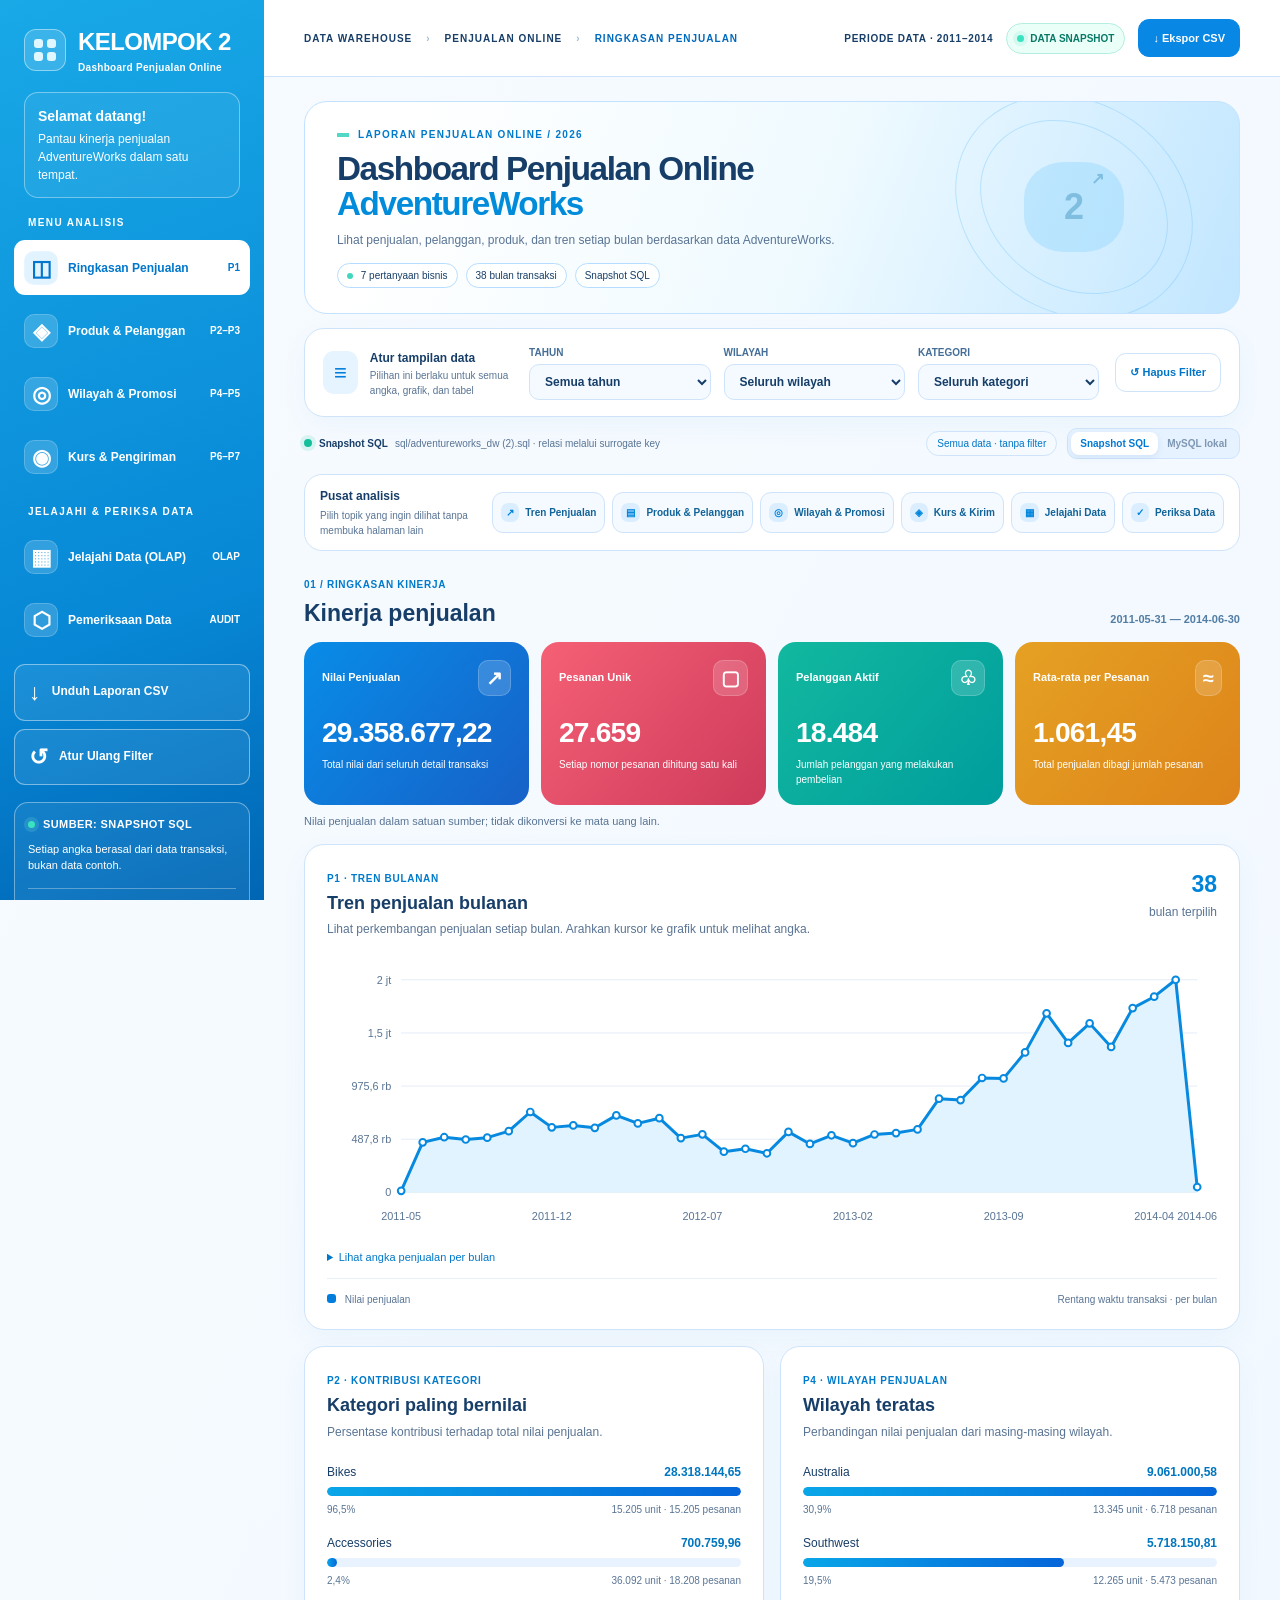
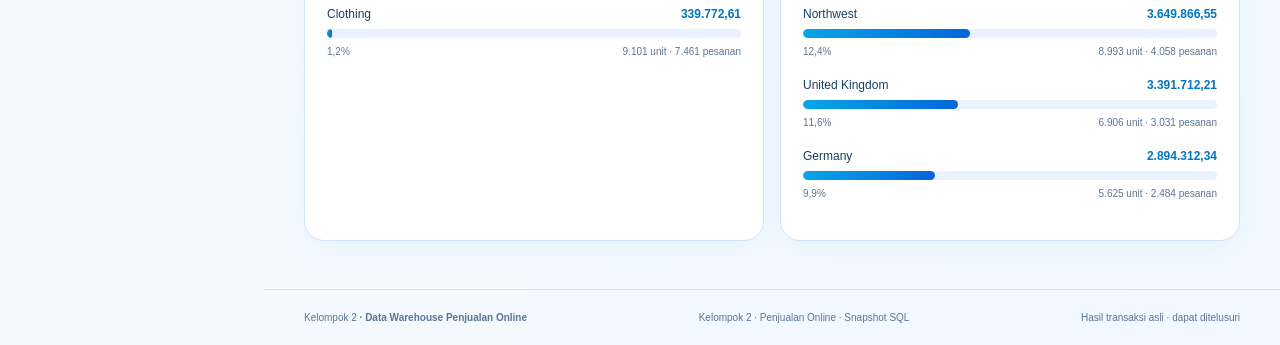
<file: dashboard/index.html>
<!doctype html>
<html lang="id">
<head>
  <meta charset="utf-8">
  <meta name="viewport" content="width=device-width, initial-scale=1">
  <meta name="theme-color" content="#0789d8">
  <meta name="color-scheme" content="light">
  <meta http-equiv="Content-Security-Policy" content="default-src &#39;none&#39;; script-src &#39;self&#39;; style-src &#39;self&#39; &#39;unsafe-inline&#39;; img-src &#39;self&#39; data:; connect-src &#39;self&#39;; font-src &#39;self&#39;; base-uri &#39;none&#39;; object-src &#39;none&#39;; form-action &#39;none&#39;">
  <meta name="description" content="Dashboard Penjualan Online AdventureWorks — Kelompok 2, ringkasan data penjualan, pemeriksaan kualitas data, dan eksplorasi OLAP.">
  <title>Kelompok 2 | Dashboard Penjualan Online AdventureWorks</title>
  <link rel="stylesheet" href="assets/dashboard.css">
</head>
<body>
<a class="page-skip" href="#main-content">Langsung ke konten dashboard</a>
<div class="app-shell">
  <aside class="sidebar" id="sidebar" aria-label="Menu utama dashboard">
    <div class="sidebar-frame">
      <div class="brand">
        <div class="brand-glyph" aria-hidden="true"><i></i><i></i><i></i><i></i></div>
        <div><strong>KELOMPOK 2</strong><small>Dashboard Penjualan Online</small></div>
      </div>
      <div class="sidebar-intro"><strong>Selamat datang!</strong><span>Pantau kinerja penjualan AdventureWorks dalam satu tempat.</span></div>
      <div class="sidebar-main">
        <div class="workspace-label">MENU ANALISIS</div>
        <nav class="nav-stack" aria-label="Analisis penjualan">
          <button class="nav-item active" data-view="overview" type="button"><span class="nav-icon">◫</span><span>Ringkasan Penjualan</span><b>P1</b></button>
          <button class="nav-item" data-view="product" type="button"><span class="nav-icon">◈</span><span>Produk &amp; Pelanggan</span><b>P2–P3</b></button>
          <button class="nav-item" data-view="market" type="button"><span class="nav-icon">◎</span><span>Wilayah &amp; Promosi</span><b>P4–P5</b></button>
          <button class="nav-item" data-view="operations" type="button"><span class="nav-icon">◉</span><span>Kurs &amp; Pengiriman</span><b>P6–P7</b></button>
        </nav>
        <div class="workspace-label second">JELAJAHI &amp; PERIKSA DATA</div>
        <nav class="nav-stack" aria-label="Penelusuran dan pemeriksaan data">
          <button class="nav-item" data-view="olap" type="button"><span class="nav-icon">▦</span><span>Jelajahi Data (OLAP)</span><b>OLAP</b></button>
          <button class="nav-item" data-view="audit" type="button"><span class="nav-icon">⬡</span><span>Pemeriksaan Data</span><b>AUDIT</b></button>
        </nav>
      </div>
      <div class="sidebar-tools" aria-label="Tindakan cepat">
        <button class="sidebar-tool" id="sidebar-export" type="button"><span aria-hidden="true">↓</span> Unduh Laporan CSV</button>
        <button class="sidebar-tool" id="sidebar-reset" type="button"><span aria-hidden="true">↺</span> Atur Ulang Filter</button>
      </div>
      <div class="sidebar-bottom">
        <div class="side-data-label"><span class="live-dot"></span><span id="sidebar-source">SUMBER: SNAPSHOT SQL</span></div>
        <p>Setiap angka berasal dari data transaksi, bukan data contoh.</p>
        <div class="sidebar-divider"></div>
        <span class="side-caption">KELOMPOK 2 · DATA WAREHOUSE</span>
        <strong>AdventureWorks · 2026</strong>
      </div>
    </div>
  </aside>
  <div class="overlay" id="sidebar-overlay" hidden></div>
  <div class="main-shell">
    <header class="topbar"><button id="menu-toggle" class="icon-button mobile-menu" aria-label="Buka menu">☰</button><div class="crumb">DATA WAREHOUSE <span>›</span> PENJUALAN ONLINE <span>›</span> <strong id="crumb-current">RINGKASAN</strong></div><div class="top-actions"><span class="top-date" id="top-period">PERIODE DATA · 2011–2014</span><span class="status-chip"><i></i><span id="status-text">MEMUAT DATA</span></span><button class="toolbar-button" id="export-button" title="Unduh data sesuai filter">↓ <span>Ekspor CSV</span></button></div></header>
    <main id="main-content" tabindex="-1">
      <section class="hero"><div class="hero-glow"></div><div class="hero-content"><div class="eyebrow"><span class="tiny-block"></span> LAPORAN PENJUALAN ONLINE / 2026</div><h1 id="page-heading">Dashboard Penjualan Online<br><em>AdventureWorks</em></h1><p id="page-subtitle">Lihat penjualan, pelanggan, produk, dan tren setiap bulan berdasarkan data AdventureWorks.</p><div class="hero-pills"><span><i class="mini-dot"></i> 7 pertanyaan bisnis</span><span id="hero-months">Periode data sedang dimuat</span><span id="hero-source">Snapshot SQL</span></div></div><div class="hero-art" aria-hidden="true"><div class="orbit orbit-a"></div><div class="orbit orbit-b"></div><div class="orbit-center">2<span>↗</span></div><div class="grid-dots"></div></div></section>
      <section class="filter-deck" aria-label="Filter global"><div class="filter-head"><span class="filter-icon">≡</span><div><strong>Atur tampilan data</strong><small>Pilihan ini berlaku untuk semua angka, grafik, dan tabel</small></div></div><div class="filter-fields"><label>Tahun<select id="year-filter"><option value="">Semua tahun</option></select></label><label >Wilayah<select id="region-filter"><option value="">Seluruh wilayah</option></select></label><label>Kategori<select id="category-filter"><option value="">Seluruh kategori</option></select></label></div><button id="reset-button" class="reset-button">↺ Hapus Filter</button></section>
      <div class="source-row"><span class="source-notice"><span class="source-ring"></span><strong id="source-title">Snapshot dari dump SQL</strong><span id="source-description">Dimuat dari sql/adventureworks_dw (2).sql · relasi melalui surrogate key</span></span><span class="live-filter-chip" id="active-filter-count">Semua data · tanpa filter</span><div class="source-toggle" role="group" aria-label="Pilih sumber data"><button class="selected" id="mode-zip" aria-pressed="true">Snapshot SQL</button><button id="mode-live" aria-pressed="false" disabled title="Menunggu pemeriksaan ketersediaan API lokal">MySQL lokal</button></div></div>

      <section class="quick-panel" aria-label="Navigasi cepat untuk tujuh pertanyaan bisnis">
        <div class="quick-intro"><b>Pusat analisis</b><span>Pilih topik yang ingin dilihat tanpa membuka halaman lain</span></div>
        <div class="quick-actions">
          <button type="button" class="quick-action" data-jump="overview"><span class="qa-symbol" aria-hidden="true">↗</span><span>Tren Penjualan</span></button>
          <button type="button" class="quick-action" data-jump="product"><span class="qa-symbol" aria-hidden="true">▤</span><span>Produk &amp; Pelanggan</span></button>
          <button type="button" class="quick-action" data-jump="market"><span class="qa-symbol" aria-hidden="true">◎</span><span>Wilayah &amp; Promosi</span></button>
          <button type="button" class="quick-action" data-jump="operations"><span class="qa-symbol" aria-hidden="true">◈</span><span>Kurs &amp; Kirim</span></button>
          <button type="button" class="quick-action" data-jump="olap"><span class="qa-symbol" aria-hidden="true">▦</span><span>Jelajahi Data</span></button>
          <button type="button" class="quick-action" data-jump="audit"><span class="qa-symbol" aria-hidden="true">✓</span><span>Periksa Data</span></button>
        </div>
      </section>
      <div class="alert" id="error-banner" hidden><strong>Data tidak dapat dimuat.</strong><span id="error-message"></span><button id="retry-button">Coba lagi</button></div>
      <div class="data-content" id="data-content" aria-live="polite">
       <section class="view" id="view-overview">
        <div class="section-top"><div><span class="section-index">01 / RINGKASAN KINERJA</span><h2>Kinerja penjualan</h2></div><span class="section-note" id="date-range">—</span></div>
        <div class="kpi-grid">
          <article class="kpi kpi-featured"><div class="kpi-top"><span>Nilai Penjualan</span><span class="kpi-glyph">↗</span></div><strong id="kpi-revenue">—</strong><p>Total nilai dari seluruh detail transaksi</p><div class="kpi-shine"></div></article>
          <article class="kpi"><div class="kpi-top"><span>Pesanan Unik</span><span class="kpi-glyph">▢</span></div><strong id="kpi-orders">—</strong><p>Setiap nomor pesanan dihitung satu kali</p><div class="kpi-accent indigo"></div></article>
          <article class="kpi"><div class="kpi-top"><span>Pelanggan Aktif</span><span class="kpi-glyph">♧</span></div><strong id="kpi-customers">—</strong><p>Jumlah pelanggan yang melakukan pembelian</p><div class="kpi-accent teal"></div></article>
          <article class="kpi"><div class="kpi-top"><span>Rata-rata per Pesanan</span><span class="kpi-glyph">≈</span></div><strong id="kpi-aov">—</strong><p>Total penjualan dibagi jumlah pesanan</p><div class="kpi-accent amber"></div></article>
        </div>
        <div class="card full chart-card"><div class="card-head"><div><span class="section-index">P1 · TREN BULANAN</span><h3>Tren penjualan bulanan</h3><p>Lihat perkembangan penjualan setiap bulan. Arahkan kursor ke grafik untuk melihat angka.</p></div><div class="chart-meta"><strong id="trend-months">—</strong><small>bulan terpilih</small></div></div><div class="line-wrap"><svg id="sales-chart" viewBox="0 0 900 280" role="img" aria-label="Grafik nilai penjualan setiap bulan"></svg></div><div class="chart-footer"><span><i class="legend-swatch"></i> Nilai penjualan</span><span>Rentang waktu transaksi · per bulan</span></div></div>
        <div class="two-col"><article class="card"><div class="card-head"><div><span class="section-index">P2 · KONTRIBUSI KATEGORI</span><h3>Kategori paling bernilai</h3><p>Persentase kontribusi terhadap total nilai penjualan.</p></div></div><div class="metric-bars" id="overview-categories"></div></article><article class="card"><div class="card-head"><div><span class="section-index">P4 · WILAYAH PENJUALAN</span><h3>Wilayah teratas</h3><p>Perbandingan nilai penjualan dari masing-masing wilayah.</p></div></div><div class="metric-bars" id="overview-territories"></div></article></div>
       </section>
       <section class="view" id="view-product" hidden><div class="section-top"><div><span class="section-index">02 / PRODUK DAN PELANGGAN</span><h2>Produk & pelanggan</h2></div><span class="section-note">P2 · P3</span></div><div class="mini-kpi-row"><div class="mini-kpi"><span>Unit Terjual</span><strong id="products-units">—</strong></div><div class="mini-kpi"><span>Kategori Berkontribusi</span><strong id="products-category-count">—</strong></div><div class="mini-kpi"><span>Produk Teratas</span><strong class="long-kpi" id="products-leading">—</strong></div></div><div class="two-col"><article class="card"><div class="card-head"><div><span class="section-index">P2 · PERINGKAT PRODUK</span><h3>Produk dengan penjualan tertinggi</h3><p>Peringkat produk berdasarkan data yang sedang kamu pilih.</p></div></div><div class="metric-bars" id="product-bars"></div></article><article class="card"><div class="card-head"><div><span class="section-index">P2 · KOMPOSISI KATEGORI</span><h3>Komposisi kategori</h3><p>Nilai penjualan dan jumlah unit untuk setiap kategori.</p></div></div><div class="mix-list" id="category-mix"></div></article></div><article class="card full"><div class="card-head"><div><span class="section-index">P3 · PELANGGAN TERATAS</span><h3>Pelanggan dengan kontribusi terbesar</h3><p>Setiap pesanan pelanggan dihitung satu kali.</p></div></div><div class="search-tools"><label for="customer-search">Cari pelanggan pada data terpilih</label><input id="customer-search" type="search" autocomplete="off" maxlength="100" placeholder="Ketik nama atau ID pelanggan…" aria-label="Cari dalam tabel pelanggan teratas" /><small id="customer-search-count">Mencari seluruh pelanggan pada filter aktif</small></div><div class="table-scroller"><table><thead><tr><th>#</th><th>Pelanggan</th><th class="right">Pesanan</th><th class="right">Nilai penjualan</th></tr></thead><tbody id="customers-table"></tbody></table></div></article></section>
       <section class="view" id="view-market" hidden><div class="section-top"><div><span class="section-index">03 / WILAYAH DAN PROMOSI</span><h2>Wilayah & promosi</h2></div><span class="section-note">P4 · P5</span></div><div class="two-col"><article class="card"><div class="card-head"><div><span class="section-index">P4 · PERINGKAT WILAYAH</span><h3>Penjualan per wilayah</h3><p>Berdasarkan wilayah penjualan yang tercatat pada transaksi.</p></div></div><div class="metric-bars" id="market-territories"></div></article><article class="card"><div class="card-head"><div><span class="section-index">P4 · KONTRIBUSI REGIONAL</span><h3>Distribusi grup regional</h3><p>Amerika Utara, Eropa, dan Pasifik.</p></div></div><div class="mix-list" id="region-mix"></div></article></div><article class="card full"><div class="card-head"><div><span class="section-index">P5 · ANALISIS PROMOSI</span><h3>Promosi yang tercatat pada transaksi</h3><p>Persentase program promosi berbeda dari diskon yang benar-benar terpakai.</p></div><div class="highlight-stat"><strong id="tagged-sales">—</strong><small>revenue berlabel promosi</small></div></div><div class="table-scroller"><table><thead><tr><th>Program promosi</th><th>Jenis</th><th class="right">Tarif referensi</th><th class="right">Detail</th><th class="right">Pesanan</th><th class="right">Nilai penjualan</th></tr></thead><tbody id="promos-table"></tbody></table></div></article><article class="insights-strip"><div><span class="insights-label">P5 · ESTIMASI DISKON PROMOSI</span><strong id="promo-estimate">—</strong><small>Nilai perkiraan berdasarkan persentase promosi, bukan potongan harga yang benar-benar diterapkan.</small></div><div><span class="insights-label">P3 · PELANGGAN BERNILAI TINGGI</span><strong id="vip-count">—</strong><small>Pelanggan dengan nilai penjualan di atas 10.000 satuan sumber pada pilihan filter saat ini</small></div><div><span class="insights-label">P3 · PELANGGAN BERULANG</span><strong id="repeat-count">—</strong><small>Pelanggan yang melakukan setidaknya dua pesanan berbeda</small></div></article>
       </section>
       <section class="view" id="view-operations" hidden><div class="section-top"><div><span class="section-index">04 / KURS DAN PENGIRIMAN</span><h2>Kurs & pengiriman</h2></div><span class="section-note">P6 · P7</span></div><div class="two-col"><article class="card"><div class="card-head"><div><span class="section-index">P6 · KELENGKAPAN DATA KURS</span><h3>Referensi kurs per pesanan</h3><p>Pesanan tanpa referensi kurs tidak otomatis berarti menggunakan dolar AS.</p></div></div><div class="donut-layout"><div class="donut" id="rate-donut"><div><strong id="rate-pct">—</strong><small>memiliki kurs</small></div></div><div class="donut-legend" id="rate-legend"></div></div><p class="small-note">Metrik ini menghitung setiap nomor pesanan satu kali, bukan jumlah baris detail.</p></article><article class="card"><div class="card-head"><div><span class="section-index">P7 · METODE PENGIRIMAN</span><h3>Metode pengiriman</h3><p>Jumlah pesanan berdasarkan cara pengiriman yang tercatat.</p></div></div><div class="metric-bars" id="shipping-bars"></div><div class="ops-footnote" id="shipping-note">Distribusi dihitung dari data terpilih.</div></article></div><article class="card full"><div class="card-head"><div><span class="section-index">P6 · RINCIAN MATA UANG</span><h3>Distribusi kode tujuan kurs</h3><p>Pesanan tanpa informasi kurs ditampilkan tersendiri, bukan dianggap sebagai transaksi USD.</p></div></div><div class="table-scroller"><table><thead><tr><th>Kode tujuan / status</th><th class="right">Pesanan unik</th><th class="right">Nilai penjualan</th><th class="right">Proporsi pesanan</th></tr></thead><tbody id="currencies-table"></tbody></table></div></article><article class="insights-strip mini"><div><span class="insights-label">P6 · TIDAK ADA REFERENSI KURS</span><strong id="unknown-rate-percent">—</strong><small>Proporsi pesanan yang tidak memiliki referensi kurs</small></div><div><span class="insights-label">INTERPRETASI</span><strong>Tanpa kurs ≠ pasti USD</strong><small>Referensi kurs yang kosong bukan berarti nilainya nol atau mata uangnya pasti dolar AS.</small></div></article></section>
       <section class="view" id="view-olap" hidden><div class="section-top"><div><span class="section-index">05 / JELAJAHI DATA OLAP</span><h2>Penelusuran OLAP</h2></div><span class="section-note">DRILL · SLICE · DICE</span></div><div class="olap-intro"><div class="olap-icon">▦</div><div><strong>Lihat data dari beberapa sudut pandang menggunakan data snapshot SQL.</strong><p>Penelusuran di halaman ini memakai agregasi JavaScript dari snapshot SQL, bukan hasil menjalankan MDX pada server Mondrian. Kode cube XML dan kueri MDX tersedia dalam paket OLAP terpisah.</p></div></div><div class="card full"><div class="card-head"><div><span class="section-index">PILIH SUDUT PANDANG DATA</span><h3>Pilih informasi yang ingin ditelusuri</h3><p>Semua angka mengikuti filter global di bagian atas.</p></div><div class="olap-controls"><label>Hierarki<select id="olap-hierarchy"><option value="time">Waktu</option><option value="product">Produk</option><option value="geo">Wilayah</option><option value="customer">Tipe pelanggan</option><option value="promo">Tipe promosi</option><option value="currency">Kurs / mata uang</option><option value="ship">Metode kirim</option></select></label><label>Ukuran<select id="olap-measure"><option value="revenue">Nilai Penjualan</option><option value="orders">Pesanan Unik</option><option value="units">Unit Terjual</option></select></label></div></div><div class="drill-toolbar"><div class="drill-steps" id="drill-steps"></div><div class="drill-actions"><button id="drill-back">← Naik level</button><button id="drill-next">Drill down →</button></div></div><div class="olap-bars" id="olap-bars"></div><p class="small-note" id="olap-note">—</p></div><div class="two-col"><article class="card"><div class="card-head"><div><span class="section-index">UKURAN ANALISIS</span><h3>Definisi ukuran</h3></div></div><div class="measure-list"><div><b>Sales Amount</b><span>SUM(line_total), aditif</span></div><div><b>Distinct Orders</b><span>COUNT(DISTINCT sales_order_id), nonaditif</span></div><div><b>Rata-rata per Pesanan</b><span>Sales Amount / Distinct Orders</span></div><div><b>Order Quantity</b><span>SUM(order_qty), aditif</span></div></div></article><article class="card"><div class="card-head"><div><span class="section-index">BERKAS PENDUKUNG MONDRIAN</span><h3>Berkas OLAP untuk pengujian Mondrian</h3></div></div><p class="file-list"><code>olap/adventureworks_online_sales.xml</code><span>XML schema Mondrian</span><code>olap/mdx/01-07-pertanyaan-bisnis.mdx</code><span>MDX P1–P7 + calculated member</span><code>olap/sql/rekonsiliasi_cube.sql</code><span>Verifikasi kesesuaian cube terhadap DW</span></p><p class="small-note">Runtime Mondrian/MDX belum dapat diverifikasi dari browser ini. Uji dengan Schema Workbench/Mondrian.</p></article></div></section>
       <section class="view" id="view-audit" hidden><div class="section-top"><div><span class="section-index">06 / PEMERIKSAAN DATA</span><h2>Pemeriksaan sumber & kualitas data</h2></div><span class="section-note">DATA ASLI · DAPAT DITELUSURI</span></div><div class="audit-hero"><div><span class="section-index">ASAL DATA</span><h3>Sumber dan hasil pemeriksaan</h3><p id="source-file">Arsip SQL pilihan: adventureworks_dw (2).sql</p></div><span class="verified-mark">SNAPSHOT<br>SQL PROYEK</span></div><div class="audit-grid"><article class="card"><span class="section-index">PEMERIKSAAN DETAIL TRANSAKSI</span><h3 id="audit-rows">—</h3><p>Detail terpilih / detail unik</p></article><article class="card"><span class="section-index">KESESUAIAN JUMLAH PESANAN</span><h3 id="audit-orders">—</h3><p>Pesanan unik (bukan jumlah detail)</p></article><article class="card"><span class="section-index">REFERENSI KURS</span><h3 id="audit-rate">—</h3><p>Pesanan tanpa referensi kurs yang diketahui</p></article><article class="card"><span class="section-index">DISKON YANG DITERAPKAN</span><h3 id="audit-discount">—</h3><p>Baris dengan UnitPriceDiscount > 0</p></article></div><article class="card full"><div class="card-head"><div><span class="section-index">SUMBER DATA DAN BATAS PENGUJIAN</span><h3>Bagian yang sudah diperiksa dan masih perlu diuji</h3></div></div><div class="audit-rows"><div><span class="audit-dot ok"></span><div><b>Snapshot dibangun dari dump SQL proyek.</b><p>Seluruh detail fakta dimuat, lalu dihubungkan ke dimensi melalui surrogate key. Jumlah dan nilai pada halaman ini mengikuti filter global.</p></div></div><div><span class="audit-dot ok"></span><div><b>Definisi metrik dapat ditelusuri.</b><p>Penjualan = SUM(line_total), pesanan = COUNT(DISTINCT sales_order_id), unit = SUM(order_qty), pelanggan aktif = customer_id bisnis unik yang diketahui. Nilai penjualan ditampilkan dalam satuan sumber tanpa mengasumsikan konversi mata uang.</p></div></div><div><span class="audit-dot warn"></span><div><b>Unknown member dan kelengkapan referensi.</b><p id="audit-references">Menunggu data.</p><p id="audit-unknown">Menunggu data.</p></div></div><div><span class="audit-dot warn"></span><div><b>Eksplorasi snapshot berbeda dari eksekusi Mondrian.</b><p>Drill-down di browser merupakan agregasi JavaScript. Validasi XML tidak membuktikan kueri MDX berhasil dieksekusi; lihat laporan audit untuk bukti runtime.</p></div></div><div><span class="audit-dot warn"></span><div><b>Keterbatasan sumber.</b><p id="audit-source-notes">Dump historis tidak membuktikan keberhasilan ETL ulang atau kepatuhan standar kalender resmi.</p></div></div></div><div class="security-footnote"><span aria-hidden="true">&#9672;</span><span><strong>Sumber lokal:</strong> mode MySQL hanya tersedia ketika pemeriksaan API berhasil. Kredensial tetap berada di server. Snapshot tidak memerlukan kredensial database.</span></div><div class="hash-row">SOURCE SHA-256 <code id="source-hash">—</code></div></article></section>
      </div>
    </main>
    <footer class="footer"><span>Kelompok 2 <b>· Data Warehouse Penjualan Online</b></span><span>Kelompok 2 · Penjualan Online · <span id="footer-source">snapshot SQL</span></span><span>Hasil transaksi asli · dapat ditelusuri</span></footer>
  </div>
</div>

<script src="assets/dashboard.js" defer></script>
</body>
</html>
</file>
<file: dashboard/assets/dashboard.css>
﻿/* Kelompok 2 — styles for the existing dashboard layout. */
:root{color-scheme:light;--blue:#007ddd;--ink:#173e68;--muted:#597494;--line:#cfe4fa;--pale:#f2f8fe;--teal:#05a992;--shadow:0 9px 28px #1b70ba0b}*{box-sizing:border-box}body{margin:0;background:linear-gradient(120deg,#f7fbff,#f1f8ff);font:14px/1.5 "Segoe UI",Arial,sans-serif;color:var(--ink)}button,input,select{font:inherit}button,select{cursor:pointer}button{color:inherit}button:disabled{cursor:not-allowed;opacity:.5}button,input,select,a{outline-offset:4px}button:focus-visible,input:focus-visible,select:focus-visible,a:focus-visible,[tabindex]:focus-visible{outline:3px solid #eea81e}[hidden]{display:none!important}h1,h2,h3,p{margin:0}h2{font-size:23px;line-height:1.25;margin-top:5px}h3{font-size:18px;line-height:1.4}a{color:#0067bd}small{font-size:12px}button{border:1px solid var(--line);background:white;border-radius:11px;padding:10px 14px;font-weight:650}button:hover:not(:disabled){background:#edf7ff;border-color:#88bffa}.page-skip{position:fixed;left:10px;top:-100px;z-index:100;background:white;padding:12px}.page-skip:focus{top:10px}.sidebar{width:264px;position:fixed;inset:0 auto 0 0;background:linear-gradient(160deg,#19a9e7,#0787d5 68%,#0066b4);color:white;z-index:30;overflow:auto}.sidebar-frame{padding:24px 14px;min-height:100%;display:flex;flex-direction:column;gap:17px}.brand{display:flex;align-items:center;gap:12px;padding:0 10px}.brand strong{font-size:24px;letter-spacing:-.6px;white-space:nowrap}.brand small{display:block;font-size:10px;font-weight:600;letter-spacing:.3px}.brand-glyph{width:42px;height:42px;border:1px solid #ffffff70;border-radius:12px;background:#ffffff26;padding:9px;display:grid;grid-template-columns:1fr 1fr;gap:4px;flex:none}.brand-glyph i{border-radius:3px;background:#e1f7ff}.sidebar-intro,.sidebar-bottom{margin:0 10px;padding:13px;border:1px solid #ffffff60;border-radius:14px;background:#ffffff10}.sidebar-intro span{display:block;font-size:12px;margin-top:3px}.workspace-label{font-size:10px;letter-spacing:1.4px;font-weight:750;margin:0 14px 10px}.workspace-label.second{margin-top:20px}.nav-stack{display:flex;flex-direction:column;gap:8px}.nav-item{border:0;display:flex;align-items:center;gap:10px;min-height:55px;color:white;background:transparent;padding:10px;text-align:left;font-size:12px}.nav-item>b{font-size:10px;margin-left:auto}.nav-item.active,.nav-item:hover:not(:disabled){background:white;color:#0076cc}.nav-icon{display:grid;place-items:center;width:34px;height:34px;border-radius:10px;background:#ffffff2a;border:1px solid #ffffff30;font-size:22px;flex:none}.active .nav-icon{background:#e0f3ff}.sidebar-tools{display:grid;gap:8px}.sidebar-tool{background:#ffffff14;border-color:#ffffff70;color:white;text-align:left;font-size:12px}.sidebar-tool:hover:not(:disabled){color:#0068b8}.sidebar-tool>span{font-size:23px;vertical-align:middle;margin-right:8px}.sidebar-bottom{margin:0;font-size:11px}.side-data-label{font-weight:750;letter-spacing:.4px;display:flex;align-items:center;gap:8px}.sidebar-bottom p{margin:8px 0}.sidebar-divider{height:1px;background:#ffffff50;margin:14px 0}.side-caption{display:block;font-size:9px;letter-spacing:1px}.sidebar-bottom>strong{font-size:12px}.main-shell{margin-left:264px;min-width:0}.topbar{height:77px;display:flex;align-items:center;justify-content:space-between;gap:12px;padding:0 40px;border-bottom:1px solid var(--line);background:#fff}.crumb{font-size:10px;font-weight:800;letter-spacing:1px;display:flex;align-items:center;gap:14px}.crumb>span{color:#9ebbd8}.crumb strong{color:#006abe}.top-actions{display:flex;align-items:center;gap:13px}.top-date{font-size:10px;font-weight:750;letter-spacing:.7px}.status-chip{background:#eafff8;color:#087967;border:1px solid #b5eee0;padding:7px 10px;border-radius:22px;font-size:10px;font-weight:800;white-space:nowrap;display:flex;align-items:center;gap:6px}.status-chip i,.live-dot{display:inline-block;background:#39e3bf;border-radius:50%;width:7px;height:7px;box-shadow:0 0 0 4px #76e5cf30}.toolbar-button{background:#0987e5;color:white;border-color:#0987e5;font-size:11px;white-space:nowrap}.mobile-menu{display:none}main{padding:24px 40px 48px}.hero{position:relative;overflow:hidden;border:1px solid #c2e2ff;border-radius:23px;background:linear-gradient(110deg,#fff 10%,#effaff 55%,#c1e6ff);padding:25px 32px;min-height:195px}.hero-content{position:relative;z-index:1;max-width:80%}.eyebrow,.section-index{font-size:10px;font-weight:800;letter-spacing:.7px;color:#007acb}.eyebrow{letter-spacing:1.3px;margin-bottom:10px}.tiny-block{display:inline-block;width:12px;height:4px;background:#52d9c5;vertical-align:middle;margin-right:5px}h1{font-size:clamp(26px,2.6vw,39px);line-height:1.05;letter-spacing:-1.4px;margin-bottom:9px}h1 em{font-style:normal;color:#008cdb}.hero p{font-size:12px;color:var(--muted)}.hero-pills{display:flex;flex-wrap:wrap;gap:8px;margin-top:14px}.hero-pills>span{padding:4px 9px;border:1px solid #b6ddff;border-radius:18px;background:#ffffffc0;font-size:10px}.mini-dot{display:inline-block;background:#42d7bd;width:6px;height:6px;border-radius:50%;margin-right:5px}.hero-art{position:absolute;right:40px;top:0;width:250px;height:210px;opacity:.4}.orbit{position:absolute;border:1px solid #7bc8fa;border-radius:50%;inset:0;transform:rotate(35deg)}.orbit-b{inset:25px}.orbit-center{position:absolute;inset:60px 75px;display:grid;place-content:center;font-size:36px;font-weight:800;border-radius:40%;background:#8ed5fc;color:#0075b2}.orbit-center span{position:absolute;right:20px;top:5px;font-size:16px}.filter-deck{margin-top:14px;background:white;border:1px solid var(--line);border-radius:20px;display:flex;align-items:center;gap:16px;padding:16px 18px;box-shadow:var(--shadow)}.filter-head{display:flex;align-items:center;gap:12px;flex:1;min-width:175px}.filter-head strong{font-size:12px}.filter-head small{display:block;color:var(--muted);max-width:180px;font-size:10px}.filter-icon{background:#e6f4ff;color:var(--blue);padding:5px 11px;border-radius:11px;font-size:22px}.filter-fields{display:grid;grid-template-columns:repeat(3,minmax(0,1fr));gap:13px;flex:3}.filter-fields label,.olap-controls label{font-size:10px;font-weight:800;text-transform:uppercase;color:#446e97;display:block}select,input{border:1px solid var(--line);border-radius:10px;padding:9px 11px;background:#f4faff;color:var(--ink);min-width:0;max-width:100%;font-size:12px}select{width:100%;margin-top:4px}.reset-button{font-size:11px;white-space:nowrap;color:#0075c8}.source-row{display:flex;gap:10px;align-items:center;flex-wrap:wrap;font-size:10px;margin:11px 0 15px}.source-notice{display:flex;align-items:center;gap:7px;flex:1;flex-wrap:wrap}.source-notice>span:last-child{color:var(--muted)}.source-ring{height:8px;width:8px;background:#16bf9c;border-radius:50%;box-shadow:0 0 0 4px #16bf9c22}.live-filter-chip{border:1px solid var(--line);border-radius:20px;padding:4px 10px;color:#0075c7;background:#f4faff}.source-toggle{display:flex;padding:3px;background:#e6f2ff;border:1px solid var(--line);border-radius:10px}.source-toggle button{padding:4px 9px;border:0;border-radius:8px;font-size:10px;background:transparent}.source-toggle button.selected{background:white;color:#0079d5;box-shadow:0 2px 6px #2070b51c}.quick-panel{display:flex;align-items:center;gap:18px;background:white;border:1px solid var(--line);border-radius:18px;padding:12px 15px;margin-bottom:22px}.quick-intro{font-size:12px;flex:1}.quick-intro span{display:block;font-size:10px;color:var(--muted);margin-top:3px}.quick-actions{display:flex;gap:7px;flex-wrap:wrap}.quick-action{display:flex;align-items:center;gap:6px;background:#f4faff;font-size:10px;padding:10px 8px;color:#126398}.qa-symbol{background:#dbeeff;padding:2px 5px;border-radius:7px;color:#0085dc}.section-top{display:flex;align-items:end;justify-content:space-between;gap:12px;margin:18px 0 14px}.section-note{font-size:11px;font-weight:650;color:#527da4}.kpi-grid{display:grid;grid-template-columns:repeat(4,minmax(0,1fr));gap:12px}.kpi{position:relative;border-radius:18px;padding:18px;color:white;background:linear-gradient(130deg,#f56075,#ce3b5b);overflow:hidden;min-height:150px}.kpi-featured{background:linear-gradient(130deg,#088ce7,#1761c8)}.kpi:nth-child(3){background:linear-gradient(130deg,#12b89f,#009d9d)}.kpi:nth-child(4){background:linear-gradient(130deg,#e5a123,#dd841a)}.kpi-top{display:flex;align-items:center;justify-content:space-between;font-size:11px;font-weight:700;gap:6px}.kpi-glyph{border-radius:10px;background:#ffffff2a;border:1px solid #ffffff2f;padding:2px 7px;font-size:20px}.kpi>strong{font-size:clamp(21px,2.2vw,32px);line-height:1.2;display:block;margin:20px 0 8px;letter-spacing:-.8px;overflow-wrap:anywhere}.kpi p{font-size:10px;position:relative;z-index:1}.card{border:1px solid var(--line);border-radius:20px;background:white;padding:22px;box-shadow:var(--shadow);min-width:0}.card.full{margin-top:14px}.card-head{display:flex;justify-content:space-between;gap:18px;align-items:start;margin-bottom:22px}.card-head h3{margin-top:3px}.card-head p{font-size:12px;color:var(--muted);margin-top:4px}.chart-meta{text-align:right;flex:none}.chart-meta strong{display:block;color:#0084d9;font-size:23px}.chart-meta small{color:var(--muted)}.line-wrap{width:100%;min-width:0}.line-wrap svg{width:100%;height:auto;display:block;min-height:170px;overflow:visible}.chart-footer{margin-top:13px;border-top:1px solid #e7eff7;padding-top:13px;display:flex;justify-content:space-between;gap:12px;color:var(--muted);font-size:10px}.legend-swatch{display:inline-block;width:9px;height:9px;border-radius:3px;background:var(--blue);margin-right:6px}.two-col{display:grid;grid-template-columns:repeat(2,minmax(0,1fr));gap:16px;margin-top:16px}.bar-item{margin:0 0 17px}.bar-top,.bar-meta{display:flex;justify-content:space-between;gap:14px;font-size:12px}.bar-top>span{overflow-wrap:anywhere}.bar-top strong{color:#0076bf;white-space:nowrap;font-size:12px}.bar-track{height:9px;border-radius:10px;background:#e8f3ff;margin:6px 0;overflow:hidden}.bar-fill{height:100%;border-radius:10px;background:linear-gradient(90deg,#09a6e8,#0565d9)}.bar-meta{font-size:10px;color:var(--muted)}.mini-kpi-row{display:grid;grid-template-columns:repeat(3,minmax(0,1fr));gap:14px}.mini-kpi{background:white;border:1px solid var(--line);padding:19px;border-radius:16px}.mini-kpi>span{display:block;font-size:12px;color:var(--muted)}.mini-kpi strong{display:block;font-size:25px;margin-top:6px;color:#0078c8}.mini-kpi strong.long-kpi{font-size:18px}.mix-item{display:flex;justify-content:space-between;gap:16px;border-bottom:1px solid #e8eff7;padding:13px 0;font-size:12px}.mix-item:first-child{padding-top:0}.mix-item strong{display:block;color:#0075c7}.mix-item small{display:block;color:var(--muted);margin-top:3px}.mix-item>div:last-child{text-align:right}.search-tools{display:flex;align-items:center;gap:12px;flex-wrap:wrap;margin-bottom:15px}.search-tools label{font-size:12px;font-weight:650}.search-tools input{flex:1;min-width:150px}.search-tools small{color:var(--muted)}.table-scroller{overflow:auto;width:100%;max-width:100%;border-radius:10px}.table-scroller:focus{outline-offset:-3px}table{border-collapse:collapse;width:100%;font-size:12px;white-space:nowrap}th,td{padding:13px 12px;text-align:left;border-bottom:1px solid #e5eff9}th{background:#f0f7fe;color:#507497;font-size:10px;text-transform:uppercase;letter-spacing:.4px}td:first-child{font-weight:600}.right,td.numeric{text-align:right}.table-scroller tbody tr:hover{background:#f8fbff}.highlight-stat{text-align:right;flex:none}.highlight-stat strong{display:block;color:#0081d0;font-size:23px}.highlight-stat small{font-size:10px;color:var(--muted)}.insights-strip{display:grid;grid-template-columns:repeat(3,minmax(0,1fr));background:linear-gradient(110deg,#e6f4ff,#f8fcff);border:1px solid var(--line);border-radius:18px;margin-top:16px;padding:22px;gap:25px}.insights-strip.mini{grid-template-columns:1fr 2fr}.insights-label{display:block;font-weight:800;letter-spacing:.5px;font-size:10px;color:#007ac8}.insights-strip strong{display:block;font-size:25px;margin:7px 0}.insights-strip small{display:block;color:var(--muted)}.donut-layout{display:flex;align-items:center;gap:28px;justify-content:center;margin:26px 0}.donut{width:155px;height:155px;border-radius:50%;background:conic-gradient(#0795e2 0%,#e2f1ff 0);padding:19px;flex:none}.donut>div{border-radius:50%;background:white;width:100%;height:100%;display:flex;flex-direction:column;align-items:center;justify-content:center}.donut strong{font-size:27px}.donut small{font-size:10px;color:var(--muted)}.donut-legend>div{margin:13px 0;font-size:12px}.donut-legend strong{display:block;font-size:18px;color:#0079c8}.small-note,.ops-footnote{font-size:11px;color:var(--muted);margin-top:14px}.olap-intro{display:flex;gap:16px;background:#e9f6ff;border:1px solid var(--line);border-radius:16px;padding:20px;margin-bottom:15px}.olap-intro p{font-size:12px;margin-top:5px;color:var(--muted)}.olap-icon{font-size:30px;color:#0086d7}.olap-controls{display:flex;gap:10px;min-width:250px}.olap-controls label{flex:1}.drill-toolbar{display:flex;justify-content:space-between;gap:12px;align-items:center;flex-wrap:wrap;margin-bottom:20px}.drill-steps{display:flex;flex-wrap:wrap;gap:7px;font-size:12px}.drill-steps span{border:1px solid var(--line);padding:4px 8px;border-radius:8px;background:#f1f8ff}.drill-actions{display:flex;gap:8px}.drill-actions button{font-size:11px}.olap-member{width:100%;text-align:left;padding:12px;margin:0 0 8px;display:block;background:#f8fbff}.olap-member.selected{border-color:#007fe0;box-shadow:inset 3px 0 #007fe0}.olap-member .bar-top{align-items:center}.olap-member .bar-track{height:7px}.measure-list>div{border-bottom:1px solid #e9f1f8;padding:11px 0;display:flex;justify-content:space-between;gap:15px;font-size:12px}.measure-list span{color:var(--muted);text-align:right}.file-list{display:grid;gap:4px;font-size:12px}.file-list code{overflow-wrap:anywhere;white-space:normal;font-size:11px;color:#0069b8}.file-list span{font-size:10px;color:var(--muted);margin-bottom:7px}.audit-hero{display:flex;justify-content:space-between;gap:16px;align-items:center;background:linear-gradient(110deg,#e0f3ff,#f5fbff);border:1px solid var(--line);border-radius:18px;padding:24px}.audit-hero h3{font-size:24px;margin:8px 0}.audit-hero p{color:var(--muted);font-size:12px;overflow-wrap:anywhere}.verified-mark{text-align:center;color:#007b69;background:#d8f8ed;border:1px solid #b2e8db;padding:13px;border-radius:50%;font-size:10px;font-weight:800;flex:none}.audit-grid{display:grid;grid-template-columns:repeat(4,minmax(0,1fr));gap:14px;margin-top:16px}.audit-grid .card{padding:18px}.audit-grid h3{font-size:24px;margin:10px 0}.audit-grid p{font-size:11px;color:var(--muted)}.audit-rows>div{display:flex;gap:14px;margin:18px 0;font-size:13px}.audit-rows p{color:var(--muted);font-size:12px;margin-top:5px}.audit-dot{width:9px;height:9px;border-radius:50%;flex:none;margin-top:6px}.audit-dot.ok{background:#04b89b}.audit-dot.warn{background:#e8a52c}.security-footnote{display:flex;gap:12px;border:1px solid var(--line);border-radius:12px;background:#f5faff;padding:14px;font-size:11px;margin-top:20px;color:var(--muted)}.hash-row{font-size:10px;font-weight:700;color:var(--muted);margin-top:20px}.hash-row code{display:block;font-size:11px;font-weight:400;overflow-wrap:anywhere;margin-top:5px}.footer{display:flex;justify-content:space-between;gap:18px;flex-wrap:wrap;border-top:1px solid var(--line);padding:20px 40px;font-size:10px;color:var(--muted)}.alert{border:1px solid #e5b668;background:#fff6e8;color:#764600;border-radius:15px;padding:18px;margin:18px 0;display:flex;flex-wrap:wrap;align-items:center;gap:14px}.alert span{flex:1;min-width:150px}.empty-state{padding:22px;text-align:center;border:1px dashed var(--line);border-radius:12px;color:var(--muted);font-size:12px}.overlay{position:fixed;inset:0;background:#16334f77;z-index:25}.load-note{padding:30px;text-align:center}.data-content[aria-busy=true]{opacity:.5}.customer-pagination{display:flex;align-items:center;justify-content:space-between;gap:10px;margin-top:15px;font-size:11px}.customer-pagination button{font-size:11px}.summary-note{font-size:11px;color:var(--muted);margin:8px 0}.trend-table{margin-top:12px}.trend-table summary{font-size:11px;cursor:pointer;color:#0077c8}.live-region{position:absolute;width:1px;height:1px;overflow:hidden;clip:rect(0,0,0,0);white-space:nowrap}
@media(min-width:1700px){main{max-width:1550px;margin:auto}.topbar{padding-left:50px;padding-right:50px}}
@media(max-width:1279px){.sidebar{width:235px}.main-shell{margin-left:235px}.brand strong{font-size:21px}.brand-glyph{width:35px;height:35px;padding:7px}.brand{gap:8px;padding:0 5px}.topbar{padding:0 24px}.top-date{display:none}.crumb{gap:9px;font-size:9px}main{padding:22px 24px 40px}.quick-panel{display:block}.quick-actions{margin-top:10px}.quick-action{flex:1}.filter-deck{flex-wrap:wrap}.filter-head{flex-basis:100%;min-width:0}.filter-head small{max-width:none}.kpi-grid{grid-template-columns:repeat(2,minmax(0,1fr))}.kpi>strong{font-size:30px}.audit-grid{grid-template-columns:repeat(2,minmax(0,1fr))}.footer{padding:20px 24px}.hero-art{right:-25px}.card-head{flex-wrap:wrap}.olap-controls{min-width:0;width:100%}}
@media(max-width:900px){.sidebar{transform:translateX(-100%);transition:transform .2s ease;width:264px}.sidebar.open{transform:translateX(0)}.main-shell{margin-left:0}.mobile-menu{display:block;flex:none}.topbar{padding:0 20px;height:65px}.crumb{flex:1}.top-actions{gap:7px}.topbar .toolbar-button span{display:none}.hero-content{max-width:90%}.quick-action{min-width:125px}.filter-fields{flex-basis:80%}.insights-strip{gap:18px}.card{padding:20px}}
@media(max-width:600px){body{font-size:13px}.topbar{padding:0 12px;gap:8px}.crumb{font-size:8px;letter-spacing:.3px;gap:5px}.crumb>span:first-of-type,.crumb>strong{display:none}.status-chip{font-size:8px;padding:6px}.toolbar-button{padding:8px}.icon-button{padding:5px 10px;font-size:19px}main{padding:16px 12px 30px}.hero{padding:22px 20px;min-height:200px}.hero-content{max-width:100%}.hero-art{opacity:.15;right:-100px}h1{font-size:29px;letter-spacing:-1px}.hero p{font-size:11px}.eyebrow{font-size:9px}.hero-pills{gap:6px}.hero-pills>span{font-size:9px}.filter-deck{padding:14px;gap:13px}.filter-fields{grid-template-columns:1fr;flex-basis:100%;gap:8px}.filter-fields label{display:grid;grid-template-columns:65px 1fr;align-items:center}.filter-fields select{margin:0}.reset-button{width:100%}.source-row{font-size:9px}.source-toggle{margin-left:auto}.quick-panel{padding:13px}.quick-action{min-width:100px;flex-basis:30%;font-size:9px;padding:9px 6px;gap:5px}.quick-intro span{font-size:10px}.kpi-grid{gap:9px}.kpi{padding:14px;min-height:145px;border-radius:15px}.kpi-top{font-size:10px}.kpi-glyph{font-size:16px;padding:2px 5px}.kpi>strong{font-size:23px;margin:18px 0 8px}.kpi p{font-size:9px}.two-col{grid-template-columns:1fr;gap:13px}.card{padding:17px;border-radius:16px}.card-head{margin-bottom:18px;gap:10px}h2{font-size:22px}h3{font-size:17px}.card-head p{font-size:11px}.section-top{align-items:start}.section-note{font-size:9px;text-align:right;max-width:105px}.section-index{font-size:9px}.line-wrap svg{min-height:155px}.chart-footer{font-size:9px}.chart-footer>span:last-child{text-align:right}.mini-kpi-row{grid-template-columns:1fr;gap:9px}.mini-kpi{padding:15px;display:flex;align-items:center;justify-content:space-between;gap:15px}.mini-kpi>span{font-size:11px}.mini-kpi strong{font-size:23px;margin:0}.mini-kpi strong.long-kpi{font-size:15px;text-align:right}.insights-strip,.insights-strip.mini{grid-template-columns:1fr;padding:18px;gap:20px}.insights-strip strong{font-size:23px}.donut-layout{gap:18px}.donut{width:135px;height:135px;padding:16px}.donut strong{font-size:24px}.donut-legend>div{font-size:11px}.audit-grid{gap:10px}.audit-grid .card{padding:13px}.audit-grid h3{font-size:20px}.audit-hero{padding:18px}.audit-hero h3{font-size:21px}.audit-hero .verified-mark{padding:10px;font-size:9px}.footer{padding:18px 14px;display:grid;gap:8px}.hash-row code{font-size:10px}.measure-list>div{display:block}.measure-list span{display:block;text-align:left;margin-top:4px}.olap-controls{flex-wrap:wrap}.olap-controls label{min-width:95px}.olap-intro{padding:16px}.olap-intro strong{font-size:12px}.olap-intro p{font-size:11px}.search-tools input{flex-basis:100%}.search-tools small{font-size:11px}.bar-top{font-size:11px}.bar-top strong{font-size:11px}.bar-meta{font-size:9px}.drill-actions{width:100%}.drill-actions button{flex:1}.customer-pagination{flex-wrap:wrap}.customer-pagination span{flex-basis:100%;text-align:center}.summary-note{font-size:10px}}
@media(prefers-reduced-motion:reduce){*{transition:none!important;scroll-behavior:auto!important}}
</file>
